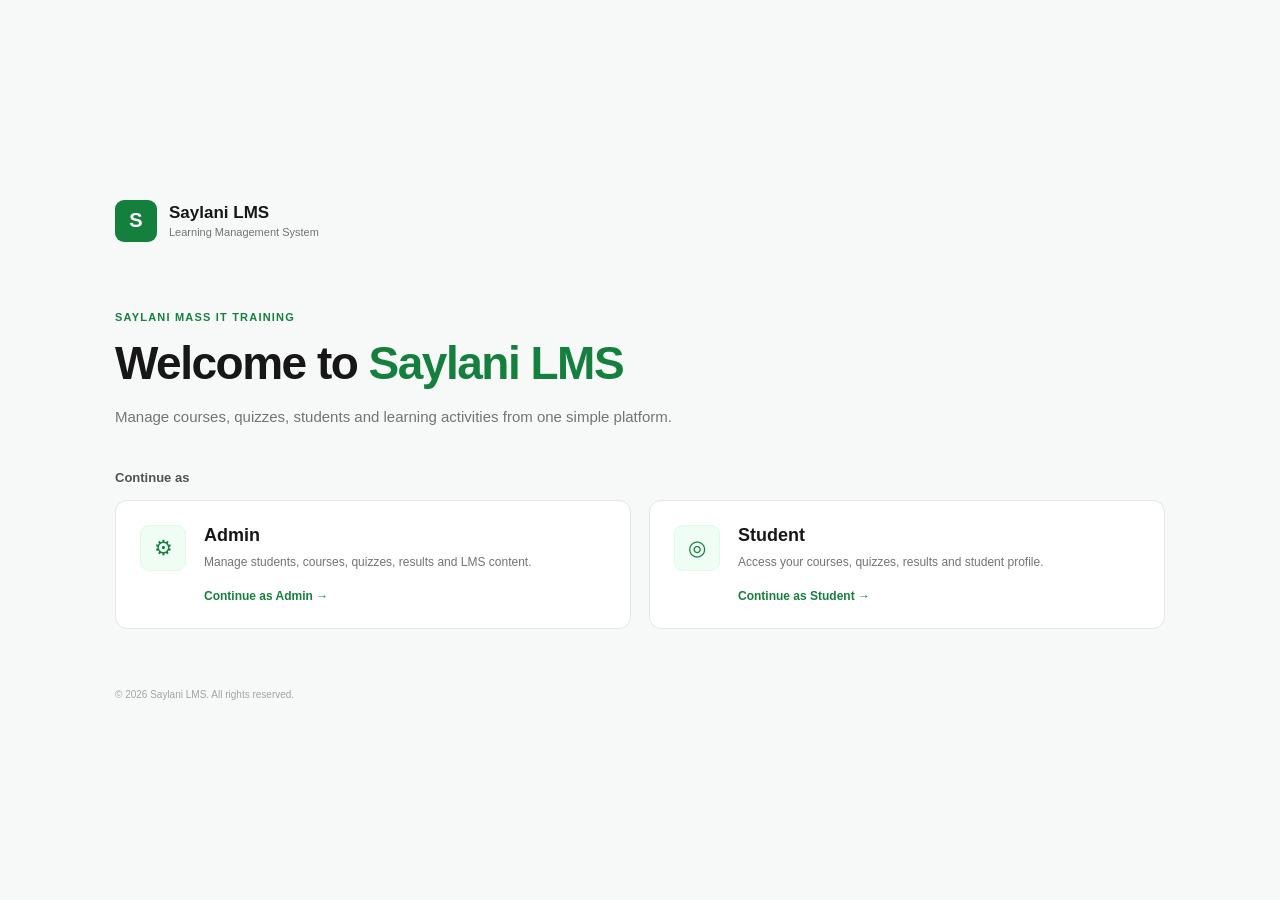
<file: index.html>
<!DOCTYPE html>
<html lang="en">

<head>
    <meta charset="UTF-8">
    <meta name="viewport" content="width=device-width, initial-scale=1.0">

    <title>Saylani LMS | Home</title>

    <style>
        * {
            margin: 0;
            padding: 0;
            box-sizing: border-box;
        }

        body {
            font-family: Arial, sans-serif;
            background: #f7f9f8;
            color: #171717;
        }

        a {
            text-decoration: none;
            color: inherit;
        }

        .landing-page {
            min-height: 100vh;
            display: flex;
            align-items: center;
            justify-content: center;
            padding: 40px 20px;
        }

        .landing-container {
            width: 100%;
            max-width: 1050px;
        }

        /* Header */

        .landing-header {
            margin-bottom: 65px;
        }

        .logo {
            display: flex;
            align-items: center;
            gap: 12px;
        }

        .logo-mark {
            width: 42px;
            height: 42px;

            display: flex;
            align-items: center;
            justify-content: center;

            background: #15803d;
            color: white;

            border-radius: 9px;

            font-size: 20px;
            font-weight: 700;
        }

        .logo h2 {
            font-size: 17px;
            font-weight: 700;
        }

        .logo p {
            margin-top: 3px;
            color: #737373;
            font-size: 11px;
        }

        /* Hero */

        .hero {
            max-width: 700px;
            margin-bottom: 40px;
        }

        .eyebrow {
            color: #15803d;
            font-size: 11px;
            font-weight: 700;
            letter-spacing: 1.2px;
        }

        .hero h1 {
            margin-top: 13px;
            font-size: 46px;
            line-height: 1.1;
            letter-spacing: -1.5px;
            font-weight: 700;
        }

        .hero h1 span {
            color: #15803d;
        }

        .hero p {
            max-width: 600px;
            margin-top: 16px;

            color: #737373;
            font-size: 15px;
            line-height: 1.7;
        }

        /* Role Selection */

        .role-section h3 {
            margin-bottom: 15px;
            color: #525252;
            font-size: 13px;
            font-weight: 600;
        }

        .role-cards {
            display: grid;
            grid-template-columns: repeat(2, 1fr);
            gap: 18px;
        }

        /* Cards */

        .role-card {
            display: flex;
            gap: 18px;

            padding: 24px;

            background: white;
            border: 1px solid #e5e7e5;
            border-radius: 12px;

            transition: 0.2s ease;
        }

        .role-card:hover {
            transform: translateY(-3px);
            border-color: #b7d8c1;
            box-shadow: 0 12px 30px rgba(0, 0, 0, 0.06);
        }

        .role-icon {
            width: 46px;
            height: 46px;

            flex-shrink: 0;

            display: flex;
            align-items: center;
            justify-content: center;

            background: #f0fdf4;
            border: 1px solid #dcfce7;

            border-radius: 9px;

            color: #15803d;
            font-size: 21px;
        }

        .role-content {
            flex: 1;
        }

        .role-content h2 {
            font-size: 18px;
            font-weight: 600;
        }

        .role-content p {
            margin-top: 7px;

            color: #737373;
            font-size: 12px;
            line-height: 1.6;
        }

        .role-link {
            display: inline-flex;
            align-items: center;
            gap: 7px;

            margin-top: 17px;

            color: #15803d;
            font-size: 12px;
            font-weight: 600;
        }

        .role-link span {
            font-size: 16px;
            transition: transform 0.2s ease;
        }

        .role-card:hover .role-link span {
            transform: translateX(3px);
        }

        /* Footer */

        footer {
            margin-top: 60px;
            color: #a3a3a3;
            font-size: 10px;
        }

        /* Responsive */

        @media (max-width: 700px) {

            .landing-page {
                padding: 30px 18px;
            }

            .landing-header {
                margin-bottom: 50px;
            }

            .hero h1 {
                font-size: 36px;
            }

            .role-cards {
                grid-template-columns: 1fr;
            }
        }

        @media (max-width: 450px) {

            .hero h1 {
                font-size: 31px;
            }

            .role-card {
                padding: 20px;
            }
        }
    </style>

</head>

<body>

    <main class="landing-page">

        <div class="landing-container">

            <header class="landing-header">

                <div class="logo">

                    <span class="logo-mark">S</span>

                    <div>
                        <h2>Saylani LMS</h2>
                        <p>Learning Management System</p>
                    </div>

                </div>

            </header>


            <section class="hero">

                <span class="eyebrow">
                    SAYLANI MASS IT TRAINING
                </span>

                <h1>
                    Welcome to
                    <span>Saylani LMS</span>
                </h1>

                <p>
                    Manage courses, quizzes, students and learning
                    activities from one simple platform.
                </p>

            </section>


            <section class="role-section">

                <h3>Continue as</h3>

                <div class="role-cards">

                    <!-- Admin -->

                    <a href="Admin Site/adminLogin.html" class="role-card">

                        <div class="role-icon">
                            ⚙
                        </div>

                        <div class="role-content">

                            <h2>Admin</h2>

                            <p>
                                Manage students, courses, quizzes,
                                results and LMS content.
                            </p>

                            <span class="role-link">
                                Continue as Admin →
                            </span>

                        </div>

                    </a>


                    <!-- Student -->

                    <a href="User Site/login.html" class="role-card">

                        <div class="role-icon">
                            ◎
                        </div>

                        <div class="role-content">

                            <h2>Student</h2>

                            <p>
                                Access your courses, quizzes,
                                results and student profile.
                            </p>

                            <span class="role-link">
                                Continue as Student →
                            </span>

                        </div>

                    </a>

                </div>

            </section>


            <footer>
                © 2026 Saylani LMS. All rights reserved.
            </footer>

        </div>

    </main>

</body>

</html>
</file>
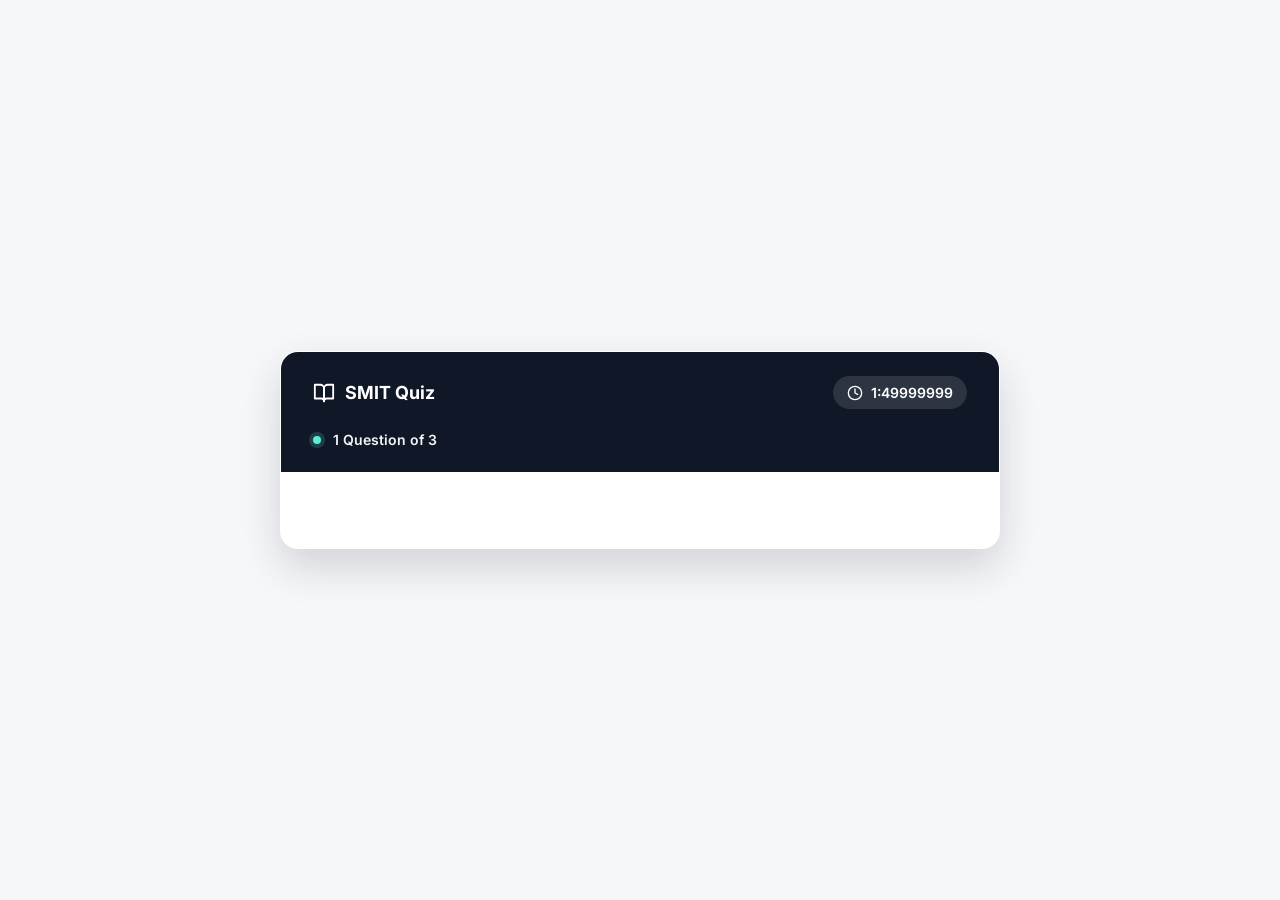
<file: User Site/index.html>
<!doctype html>
<html lang="en">
  <head>
    <meta charset="UTF-8" />
    <meta name="viewport" content="width=device-width, initial-scale=1.0" />
    <title>Quiz App</title>

    <link rel="preconnect" href="https://fonts.googleapis.com" />
    <link rel="preconnect" href="https://fonts.gstatic.com" crossorigin />
    <link
      href="https://fonts.googleapis.com/css2?family=Inter:wght@400;500;600;700;800&display=swap"
      rel="stylesheet"
    />

    <link rel="stylesheet" href="style.css" />
    <link rel="stylesheet" href="../ui-polish.css" />
  </head>

  <body>
    <!-- Quiz Card -->
    <div id="MainCard">
      <!-- Header -->
      <div class="quiz-header">
        <div class="header-top">
          <div class="quiz-title">
            <svg
              xmlns="http://www.w3.org/2000/svg"
              width="22"
              height="22"
              viewBox="0 0 24 24"
              fill="none"
              stroke="currentColor"
              stroke-width="2"
              stroke-linecap="round"
              stroke-linejoin="round"
            >
              <path d="M2 3h6a4 4 0 0 1 4 4v14a3 3 0 0 0-3-3H2z" />
              <path d="M22 3h-6a4 4 0 0 0-4 4v14a3 3 0 0 1 3-3h7z" />
            </svg>
            SMIT Quiz
          </div>

          <div class="timer-badge">
            <svg
              xmlns="http://www.w3.org/2000/svg"
              width="16"
              height="16"
              viewBox="0 0 24 24"
              fill="none"
              stroke="currentColor"
              stroke-width="2"
              stroke-linecap="round"
              stroke-linejoin="round"
            >
              <circle cx="12" cy="12" r="10" />
              <polyline points="12 6 12 12 16 14" />
            </svg>
            <span id="timer">1:05</span>
          </div>
        </div>

        <div class="progress-wrap">
          <b id="TotalQuestion">1 Question of 3</b>
        </div>
      </div>

      <!-- Question + Options -->
      <div id="container"></div>
    </div>

    <!-- Result Card -->
    <div id="result" style="display: none"></div>

    <script src="app.js"></script>
  </body>
</html>
</file>
<file: User Site/style.css>
* {
  margin: 0;
  padding: 0;
  box-sizing: border-box;
}

body {
  font-family: "Inter", system-ui, -apple-system, sans-serif;
  background: linear-gradient(135deg, #0f172a 0%, #1e1b4b 50%, #312e81 100%);
  min-height: 100vh;
  display: flex;
  align-items: center;
  justify-content: center;
  padding: 24px;
}

/* Main Quiz Card */
#MainCard {
  width: 100%;
  max-width: 720px;
  background: #ffffff;
  border-radius: 24px;
  box-shadow: 0 25px 60px rgba(0, 0, 0, 0.35);
  overflow: hidden;
}

/* Header */
.quiz-header {
  background: linear-gradient(135deg, #4f46e5 0%, #7c3aed 100%);
  color: #fff;
  padding: 24px 32px;
}

.header-top {
  display: flex;
  align-items: center;
  justify-content: space-between;
  margin-bottom: 22px;
}

.quiz-title {
  display: flex;
  align-items: center;
  gap: 10px;
  font-size: 18px;
  font-weight: 700;
}

.timer-badge {
  display: inline-flex;
  align-items: center;
  gap: 8px;
  background: rgba(255, 255, 255, 0.18);
  backdrop-filter: blur(4px);
  padding: 8px 14px;
  border-radius: 999px;
  font-size: 14px;
  font-weight: 600;
}

.progress-wrap {
  display: flex;
  align-items: center;
  gap: 12px;
}

.progress-wrap::before {
  content: "";
  width: 8px;
  height: 8px;
  background: #34d399;
  border-radius: 50%;
  box-shadow: 0 0 0 4px rgba(52, 211, 153, 0.25);
}

#TotalQuestion {
  font-size: 14px;
  font-weight: 600;
  opacity: 0.95;
}

/* Container */
#container {
  padding: 36px 40px 40px;
}

#container h1 {
  font-size: 24px;
  font-weight: 700;
  color: #1e293b;
  margin-bottom: 28px;
  line-height: 1.4;
}

ul {
  list-style: none;
  display: flex;
  flex-direction: column;
  gap: 14px;
}

li {
  display: flex;
  align-items: center;
  gap: 14px;
  padding: 18px 20px;
  border: 2px solid #e2e8f0;
  border-radius: 16px;
  background: #f8fafc;
  transition: all 0.2s ease;
  cursor: pointer;
}

li:hover {
  background: #f1f5f9;
  border-color: #c7d2fe;
  transform: translateY(-1px);
}

li input {
  width: 22px;
  height: 22px;
  accent-color: #4f46e5;
  cursor: pointer;
  flex-shrink: 0;
}

li label {
  cursor: pointer;
  font-size: 16px;
  font-weight: 500;
  color: #334155;
  line-height: 1.5;
  flex: 1;
}

/* Button */
#btn1 {
  margin-top: 30px;
  text-align: right;
}

#btn1 button {
  background: linear-gradient(135deg, #4f46e5 0%, #7c3aed 100%);
  color: #fff;
  border: none;
  padding: 14px 36px;
  font-size: 16px;
  font-weight: 600;
  border-radius: 14px;
  cursor: pointer;
  transition: all 0.25s ease;
  box-shadow: 0 10px 25px rgba(79, 70, 229, 0.25);
}

#btn1 button:hover:not(:disabled) {
  transform: translateY(-2px);
  box-shadow: 0 14px 32px rgba(79, 70, 229, 0.35);
}

#btn1 button:disabled {
  background: #94a3b8;
  cursor: not-allowed;
  box-shadow: none;
}

/* Result Card */
#result {
  width: 100%;
  max-width: 520px;
  background: #ffffff;
  border-radius: 24px;
  box-shadow: 0 25px 60px rgba(0, 0, 0, 0.35);
  padding: 42px;
  text-align: center;
}

/* Hide emoji from JS-injected heading and replace with clean text */
#result h1 {
  font-size: 0;
  color: #1e293b;
  margin-bottom: 28px;
}

#result h1::before {
  content: "Quiz Result";
  font-size: 30px;
  font-weight: 800;
  background: linear-gradient(135deg, #4f46e5 0%, #7c3aed 100%);
  -webkit-background-clip: text;
  -webkit-text-fill-color: transparent;
  background-clip: text;
}

#result h2 {
  margin: 14px 0;
  font-size: 20px;
  color: #475569;
}

#result .score {
  width: 150px;
  height: 150px;
  margin: 0 auto 28px;
  display: flex;
  align-items: center;
  justify-content: center;
  font-size: 42px;
  font-weight: 800;
  color: #fff;
  background: linear-gradient(135deg, #10b981 0%, #059669 100%);
  border-radius: 50%;
  box-shadow: 0 12px 30px rgba(16, 185, 129, 0.3);
}

#result .box {
  display: flex;
  justify-content: space-between;
  align-items: center;
  margin: 12px 0;
  padding: 16px 20px;
  background: #f8fafc;
  border-radius: 14px;
  font-size: 16px;
  border: 1px solid #e2e8f0;
}

#result .box span {
  color: #64748b;
  font-weight: 500;
}

#result .box strong {
  color: #1e293b;
  font-weight: 700;
}

#result button {
  margin-top: 28px;
  padding: 14px 34px;
  background: linear-gradient(135deg, #4f46e5 0%, #7c3aed 100%);
  color: #fff;
  border: none;
  border-radius: 14px;
  font-size: 16px;
  font-weight: 600;
  cursor: pointer;
  transition: all 0.25s ease;
  box-shadow: 0 10px 25px rgba(79, 70, 229, 0.25);
}

#result button:hover {
  transform: translateY(-2px);
  box-shadow: 0 14px 32px rgba(79, 70, 229, 0.35);
}

/* Responsive */
@media (max-width: 640px) {
  #container {
    padding: 26px 22px 30px;
  }

  .quiz-header {
    padding: 20px 22px;
  }

  #container h1 {
    font-size: 20px;
  }

  li {
    padding: 15px 16px;
  }

  li label {
    font-size: 15px;
  }

  #result {
    padding: 30px 22px;
  }

  #result .score {
    width: 120px;
    height: 120px;
    font-size: 34px;
  }
}
</file>
<file: ui-polish.css>
:root {
  --lms-bg: #f6f7f9;
  --lms-surface: #ffffff;
  --lms-surface-soft: #f9fafb;
  --lms-sidebar: #111827;
  --lms-sidebar-2: #0b1220;
  --lms-text: #111827;
  --lms-muted: #667085;
  --lms-subtle: #98a2b3;
  --lms-border: #e4e7ec;
  --lms-border-strong: #d0d5dd;
  --lms-primary: #0f766e;
  --lms-primary-strong: #115e59;
  --lms-primary-soft: #ccfbf1;
  --lms-info: #2563eb;
  --lms-success: #059669;
  --lms-warning: #d97706;
  --lms-danger: #dc2626;
  --lms-radius: 10px;
  --lms-radius-lg: 14px;
  --lms-shadow: 0 1px 2px rgba(16, 24, 40, 0.06), 0 10px 24px rgba(16, 24, 40, 0.06);
  --lms-shadow-soft: 0 1px 2px rgba(16, 24, 40, 0.05), 0 6px 14px rgba(16, 24, 40, 0.04);
  --lms-focus: 0 0 0 3px rgba(15, 118, 110, 0.16);
}

* {
  letter-spacing: 0;
}

html {
  background: var(--lms-bg);
}

body {
  color: var(--lms-text);
  background: var(--lms-bg) !important;
  text-rendering: optimizeLegibility;
}

button,
input,
select,
textarea {
  font: inherit;
}

button,
a,
input,
select,
textarea {
  transition: background-color 160ms ease, border-color 160ms ease, color 160ms ease,
    box-shadow 160ms ease, transform 160ms ease, opacity 160ms ease;
}

button:focus-visible,
a:focus-visible,
input:focus-visible,
select:focus-visible,
textarea:focus-visible {
  outline: none;
  box-shadow: var(--lms-focus) !important;
}

/* Shared admin shell */
.dashboard {
  background:
    linear-gradient(180deg, rgba(255, 255, 255, 0.82), rgba(246, 247, 249, 0.92)),
    var(--lms-bg);
}

.sidebar {
  width: 272px !important;
  background: linear-gradient(180deg, var(--lms-sidebar), var(--lms-sidebar-2)) !important;
  border-right: 1px solid rgba(255, 255, 255, 0.08);
  box-shadow: none !important;
}

.sidebar-brand {
  padding: 30px 24px 26px !important;
}

.sidebar-brand h2 {
  font-size: 19px !important;
  font-weight: 750 !important;
}

.sidebar-brand h2::before {
  content: "";
  display: inline-block;
  width: 9px;
  height: 9px;
  margin-right: 10px;
  border-radius: 2px;
  background: var(--lms-primary);
  box-shadow: 0 0 0 4px rgba(15, 118, 110, 0.14);
  vertical-align: 1px;
}

.sidebar-brand span {
  display: block;
  margin-top: 5px;
  color: #8b95a7 !important;
}

.menu {
  padding: 18px 14px !important;
}

.menu-label {
  color: #677084 !important;
  font-size: 10px !important;
  letter-spacing: 0.08em !important;
}

.menu a,
.sidebar-footer a {
  min-height: 42px;
  border-radius: 8px !important;
  color: #a4acba !important;
}

.menu a svg,
.sidebar-footer a svg {
  width: 17px !important;
  height: 17px !important;
  stroke-width: 2.1;
}

.menu a:hover,
.sidebar-footer a:hover {
  background: rgba(255, 255, 255, 0.07) !important;
  color: #f2f4f7 !important;
}

.menu a.active {
  background: rgba(15, 118, 110, 0.16) !important;
  color: #ffffff !important;
  box-shadow: inset 3px 0 0 var(--lms-primary) !important;
}

.main {
  margin-left: 272px !important;
  width: calc(100% - 272px) !important;
}

.topbar {
  min-height: 82px;
  padding: 20px 32px !important;
  background: rgba(255, 255, 255, 0.92) !important;
  border-bottom: 1px solid var(--lms-border) !important;
  backdrop-filter: blur(10px);
}

.topbar-left h1 {
  font-size: 23px !important;
  line-height: 1.2;
}

.topbar-left p {
  margin-top: 5px !important;
  color: var(--lms-muted) !important;
}

.admin-badge {
  border-radius: 999px !important;
  border-color: var(--lms-border) !important;
  background: var(--lms-surface) !important;
  box-shadow: var(--lms-shadow-soft);
}

.admin-avatar,
.stat-icon,
.brand-gradient,
.btn-admin,
.btn-add,
.modal-footer .btn-primary {
  background: var(--lms-primary) !important;
}

.admin-avatar {
  border-radius: 8px !important;
}

.content-area {
  padding: 30px 32px 38px !important;
}

/* Dashboard metrics */
.stats-grid {
  gap: 18px !important;
  margin-bottom: 26px !important;
}

.stat-card {
  border-radius: var(--lms-radius-lg) !important;
  border-color: var(--lms-border) !important;
  box-shadow: var(--lms-shadow-soft);
  padding: 22px !important;
}

.stat-card::before {
  height: 2px !important;
  background: var(--lms-border-strong) !important;
}

.stat-card.blue::before,
.stat-card.emerald::before,
.stat-card.violet::before {
  background: var(--lms-primary) !important;
}

.stat-card:hover {
  transform: translateY(-1px) !important;
  box-shadow: var(--lms-shadow) !important;
}

.stat-card-header h3 {
  color: var(--lms-muted) !important;
  letter-spacing: 0.04em !important;
}

.stat-icon {
  width: 38px !important;
  height: 38px !important;
  border-radius: 8px !important;
  background: #ecfdf5 !important;
  color: var(--lms-primary) !important;
}

.stat-number {
  font-size: 34px !important;
  font-weight: 760 !important;
}

.stat-trend,
.status,
.course,
.course-tag,
.count-badge {
  border-radius: 999px !important;
}

.stat-trend.up,
.status,
.status.active {
  color: var(--lms-success) !important;
  background: #ecfdf3 !important;
}

/* Tables and CRUD lists */
.table-box {
  border-radius: var(--lms-radius-lg) !important;
  border-color: var(--lms-border) !important;
  box-shadow: var(--lms-shadow-soft);
}

.table-header {
  padding: 18px 22px !important;
  background: var(--lms-surface) !important;
}

.table-header h2 {
  font-size: 17px !important;
  font-weight: 720 !important;
}

.count-badge {
  background: #f2f4f7 !important;
  color: #475467 !important;
  border: 1px solid #eaecf0;
}

thead tr {
  background: #f8fafc !important;
}

th {
  padding: 13px 22px !important;
  color: #667085 !important;
  letter-spacing: 0.06em !important;
  border-bottom-color: var(--lms-border) !important;
}

td {
  padding: 15px 22px !important;
  color: #344054 !important;
  border-bottom-color: #eef2f6 !important;
  vertical-align: middle;
}

tbody tr:hover {
  background: #fbfcfd !important;
}

td a {
  color: var(--lms-primary) !important;
  background: var(--lms-primary-soft) !important;
  border: 1px solid rgba(15, 118, 110, 0.18);
}

td a:hover {
  color: var(--lms-primary-strong) !important;
  background: #99f6e4 !important;
}

.student-name,
.student-name-text {
  color: var(--lms-text) !important;
  font-weight: 650 !important;
}

.student-email,
.student-email-text {
  color: var(--lms-muted) !important;
}

.course,
.course-tag {
  color: var(--lms-info) !important;
  background: #eff6ff !important;
  border: 1px solid #dbeafe;
}

.student-profile,
.no-image,
.student-avatar-sm {
  border-radius: 8px !important;
}

/* Forms and modals */
.action-bar {
  margin-bottom: 18px !important;
}

.btn-add,
.btn-admin,
.modal-footer .btn-primary,
#login,
#signup,
.download-btn {
  border-radius: 9px !important;
  box-shadow: none !important;
}

.btn-add:hover,
.btn-admin:hover,
.modal-footer .btn-primary:hover,
#login:hover,
#signup:hover,
.download-btn:hover {
  transform: translateY(-1px) !important;
  box-shadow: 0 8px 18px rgba(15, 118, 110, 0.18) !important;
}

.modal-content {
  border-radius: var(--lms-radius-lg) !important;
  box-shadow: 0 18px 48px rgba(16, 24, 40, 0.16) !important;
}

.modal-header {
  background: #101828 !important;
}

.modal-body {
  padding: 26px 24px !important;
}

.modal-body .form-control,
.modal-body select,
input,
select {
  border-radius: 9px !important;
  border-color: var(--lms-border-strong) !important;
}

.modal-body .form-control:focus,
.modal-body select:focus,
input:focus,
select:focus {
  border-color: var(--lms-primary) !important;
  box-shadow: var(--lms-focus) !important;
}

.modal-footer .btn-secondary {
  border-radius: 9px !important;
  background: #f2f4f7 !important;
  color: #344054 !important;
}

/* Auth pages */
.min-h-screen.flex.items-center.justify-center {
  background:
    linear-gradient(180deg, rgba(255, 255, 255, 0.85), rgba(246, 247, 249, 0.96)),
    #f6f7f9 !important;
}

.max-w-md.bg-white\/95,
.bg-white.rounded-3xl {
  border: 1px solid var(--lms-border) !important;
  border-radius: var(--lms-radius-lg) !important;
  box-shadow: var(--lms-shadow) !important;
  background: var(--lms-surface) !important;
}

.bg-gradient-to-br.from-indigo-600,
.bg-gradient-to-r.from-indigo-600,
.bg-indigo-600 {
  background: var(--lms-primary) !important;
}

.from-slate-950,
.via-indigo-950,
.to-slate-900 {
  --tw-gradient-from: #f6f7f9 !important;
  --tw-gradient-to: #f6f7f9 !important;
  --tw-gradient-stops: #f6f7f9, #f6f7f9 !important;
}

.text-indigo-600 {
  color: var(--lms-primary) !important;
}

.focus\:border-indigo-500:focus {
  border-color: var(--lms-primary) !important;
}

.focus\:ring-indigo-100:focus,
.focus\:ring-indigo-500\/10:focus {
  box-shadow: var(--lms-focus) !important;
}

.hover\:bg-indigo-700:hover,
.hover\:from-indigo-700:hover {
  background: var(--lms-primary-strong) !important;
}

body.h-screen main section:first-child {
  background: #111827 !important;
  border-right: 1px solid rgba(255, 255, 255, 0.08);
}

body.h-screen,
body.h-screen main,
body.h-screen section {
  min-height: 100vh;
}

body.h-screen {
  overflow-y: auto !important;
}

/* Student ID card */
.page {
  max-width: 840px !important;
}

.page-title {
  color: #182230 !important;
  font-size: 24px !important;
}

.page #card {
  border-radius: 18px !important;
  border: 1px solid rgba(255, 255, 255, 0.7);
  box-shadow: 0 18px 42px rgba(16, 24, 40, 0.16) !important;
}

.page #card .card-header {
  background: #101828 !important;
  border-bottom: 4px solid var(--lms-primary);
}

.page #card .logo {
  border-radius: 12px !important;
  color: var(--lms-primary) !important;
}

.page #card .role {
  color: var(--lms-primary) !important;
  background: var(--lms-primary-soft) !important;
  border-radius: 999px !important;
}

.page #card .student-image {
  border-radius: 12px !important;
  border-color: #f2f4f7 !important;
}

.page #card .qr-section {
  border-left-color: var(--lms-border) !important;
}

.page #card #qrcode {
  border-radius: 12px !important;
}

.page #card .card-footer {
  background: #101828 !important;
}

.page #card .card-footer span {
  color: #5eead4 !important;
}

.page > button:not(.download-btn) {
  display: inline-flex;
  align-items: center;
  justify-content: center;
  min-height: 44px;
  margin-top: 16px;
  margin-left: 10px;
  padding: 0 18px;
  border: 1px solid var(--lms-border-strong);
  border-radius: 9px;
  background: #ffffff;
}

.page > button:not(.download-btn) a {
  color: #344054;
  font-size: 14px;
  font-weight: 650;
  text-decoration: none;
}

/* Quiz selection page */
body > h1:first-child {
  max-width: 1060px;
  margin: 44px auto 10px;
  padding: 0 24px;
  color: var(--lms-text);
  font-size: 26px;
  line-height: 1.2;
}

#quizList {
  width: min(1060px, calc(100% - 40px)) !important;
  display: grid !important;
  grid-template-columns: repeat(auto-fit, minmax(220px, 1fr));
  gap: 16px !important;
  margin: 0 auto 40px !important;
  text-align: left !important;
}

#quizList .card {
  width: auto !important;
  min-height: 132px !important;
  height: auto !important;
  margin: 0 !important;
  padding: 18px !important;
  background: var(--lms-surface) !important;
  border: 1px solid var(--lms-border);
  border-radius: var(--lms-radius-lg);
  box-shadow: var(--lms-shadow-soft);
  color: var(--lms-text);
  font-size: 16px;
  font-weight: 700;
}

#quizList .card button {
  margin-top: 18px;
  min-height: 38px;
  padding: 0 14px;
  border: 0;
  border-radius: 8px;
  background: var(--lms-primary);
  color: #ffffff;
  font-size: 13px;
  font-weight: 650;
  cursor: pointer;
}

/* In-quiz experience */
#MainCard,
#result {
  border-radius: 18px !important;
  box-shadow: 0 18px 42px rgba(16, 24, 40, 0.16) !important;
  border: 1px solid rgba(255, 255, 255, 0.7);
}

.quiz-header {
  background: #101828 !important;
}

.timer-badge {
  border-radius: 999px !important;
  background: rgba(255, 255, 255, 0.12) !important;
}

.progress-wrap::before {
  background: #5eead4 !important;
  box-shadow: 0 0 0 4px rgba(94, 234, 212, 0.18) !important;
}

#container h1 {
  color: var(--lms-text) !important;
  font-size: 23px !important;
  font-weight: 720 !important;
}

#container li {
  border-width: 1px !important;
  border-color: var(--lms-border) !important;
  border-radius: 12px !important;
  background: #ffffff !important;
}

#container li:hover,
#container li:has(input:checked) {
  border-color: rgba(15, 118, 110, 0.5) !important;
  background: #f0fdfa !important;
  transform: none !important;
}

#container li input {
  accent-color: var(--lms-primary) !important;
}

#btn1 button:not(:disabled),
#result button {
  background: var(--lms-primary) !important;
  border-radius: 9px !important;
  box-shadow: none !important;
}

#btn1 button:disabled {
  background: #98a2b3 !important;
}

#result h1::before {
  color: var(--lms-text);
  background: none !important;
  -webkit-text-fill-color: currentColor !important;
}

#result .score {
  background: var(--lms-primary) !important;
  box-shadow: none !important;
}

#result .box {
  border-radius: 10px !important;
}

/* Skeleton and empty states */
@keyframes lms-shimmer {
  100% {
    background-position: -200% 0;
  }
}

#loading {
  padding: 0 !important;
}

#loading img {
  display: none !important;
}

#loading::before {
  content: "";
  display: block;
  min-height: 300px;
  border: 1px solid var(--lms-border);
  border-radius: var(--lms-radius-lg);
  background:
    linear-gradient(90deg, transparent, rgba(255, 255, 255, 0.72), transparent) 0 0 / 200% 100%,
    linear-gradient(#eef2f6, #eef2f6) 24px 24px / 180px 18px no-repeat,
    linear-gradient(#f2f4f7, #f2f4f7) 24px 74px / calc(100% - 48px) 1px no-repeat,
    repeating-linear-gradient(
      to bottom,
      transparent 0,
      transparent 20px,
      #f2f4f7 20px,
      #f2f4f7 42px,
      transparent 42px,
      transparent 62px
    ),
    #ffffff;
  animation: lms-shimmer 1.1s linear infinite;
  box-shadow: var(--lms-shadow-soft);
}

tbody:empty {
  display: block;
  min-height: 230px;
  margin: 18px 22px;
  border-radius: 10px;
  background:
    linear-gradient(90deg, transparent, rgba(255, 255, 255, 0.76), transparent) 0 0 / 200% 100%,
    repeating-linear-gradient(
      to bottom,
      #eef2f6 0,
      #eef2f6 18px,
      transparent 18px,
      transparent 44px
    ),
    #ffffff;
  animation: lms-shimmer 1.1s linear infinite;
}

#quizList:empty::before {
  content: "";
  display: block;
  min-height: 150px;
  grid-column: 1 / -1;
  border: 1px solid var(--lms-border);
  border-radius: var(--lms-radius-lg);
  background:
    linear-gradient(90deg, transparent, rgba(255, 255, 255, 0.72), transparent) 0 0 / 200% 100%,
    linear-gradient(#eef2f6, #eef2f6) 24px 24px / 240px 22px no-repeat,
    linear-gradient(#f2f4f7, #f2f4f7) 24px 66px / 320px 14px no-repeat,
    linear-gradient(#d0f2ea, #d0f2ea) 24px 106px / 118px 36px no-repeat,
    #ffffff;
  animation: lms-shimmer 1.1s linear infinite;
}

#studentName:empty,
#role:empty {
  display: inline-block;
  min-width: 190px;
  min-height: 28px;
  border-radius: 8px;
  color: transparent !important;
  background:
    linear-gradient(90deg, transparent, rgba(255, 255, 255, 0.76), transparent) 0 0 / 200% 100%,
    #eef2f6;
  animation: lms-shimmer 1.1s linear infinite;
}

#role:empty {
  min-width: 110px;
  min-height: 26px;
}

@media (max-width: 768px) {
  .sidebar {
    width: 276px !important;
  }

  .main {
    width: 100% !important;
    margin-left: 0 !important;
  }

  .topbar {
    min-height: 72px;
    padding: 16px 18px !important;
  }

  .admin-badge {
    padding: 7px 10px !important;
  }

  .content-area {
    padding: 20px 16px 28px !important;
  }

  .table-box {
    overflow-x: auto !important;
  }

  .page-title {
    font-size: 21px !important;
  }

  .page #card .card-content {
    padding: 22px !important;
  }

  .page #card .qr-section {
    border-left: none !important;
    border-top: 1px solid var(--lms-border) !important;
  }

  #quizList {
    width: calc(100% - 32px) !important;
    grid-template-columns: 1fr;
  }

  body > h1:first-child {
    margin-top: 26px;
    padding: 0 16px;
    font-size: 23px;
  }
}
</file>
